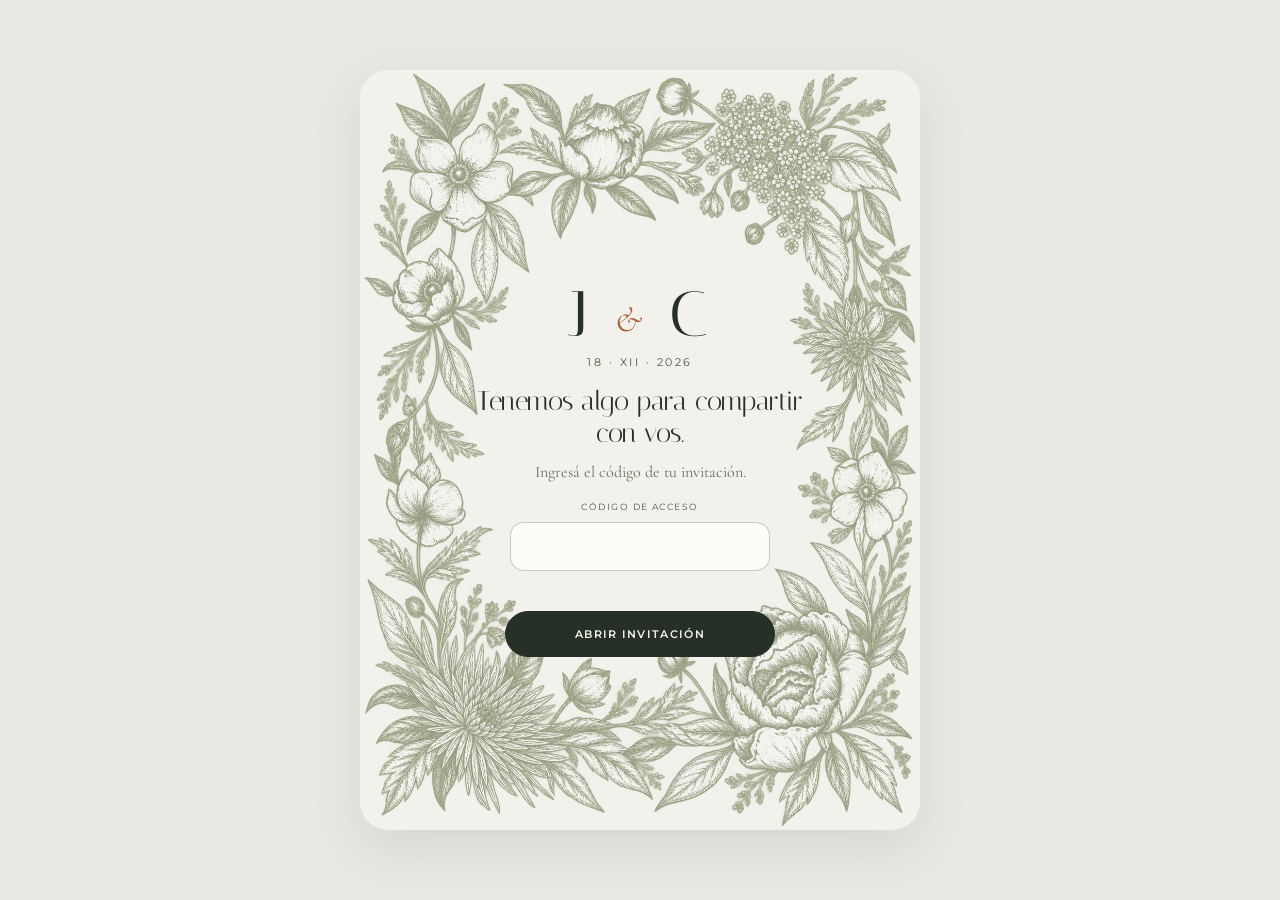
<file: index.html>
<!doctype html>
<html lang="es">
<head>
  <meta charset="utf-8">
  <meta name="viewport" content="width=device-width,initial-scale=1">
  <meta name="wedding-release" content="20261123-estetica-eden-2">
  <meta name="robots" content="noindex,nofollow,noarchive,nosnippet,noimageindex">
  <meta name="googlebot" content="noindex,nofollow,noarchive,nosnippet,noimageindex">
  <meta name="bingbot" content="noindex,nofollow,noarchive,nosnippet,noimageindex">
  <meta name="wedding-public-api" content="https://boda-api.bpm.red">
  <meta name="wedding-api" content="https://boda-api.13-140-183-198.sslip.io">
  <title>Julián & Carla — 18 de diciembre de 2026</title>
  <link rel="icon" href="data:image/svg+xml,%3Csvg xmlns='http://www.w3.org/2000/svg' viewBox='0 0 64 64'%3E%3Crect width='64' height='64' rx='16' fill='%23f4efe5'/%3E%3Ctext x='32' y='39' text-anchor='middle' font-size='24' fill='%2357674f'%3EJ%26C%3C/text%3E%3C/svg%3E">
  <meta property="og:title" content="Julián & Carla — 18 de diciembre de 2026">
  <meta property="og:description" content="Julián & Carla · 18 de diciembre de 2026 · Jujuy.">
  <link rel="preconnect" href="https://fonts.googleapis.com">
  <link rel="preconnect" href="https://fonts.gstatic.com" crossorigin>
  <link href="https://fonts.googleapis.com/css2?family=Italiana&family=Cormorant+Garamond:ital,wght@0,400;0,500;0,600;1,400;1,500&family=Montserrat:wght@500;600&display=swap" rel="stylesheet">
  <link rel="stylesheet" href="assets/styles.css?v=20261123-estetica-eden-2">
</head>
<body class="locked">
<div id="gate">
  <div class="gate-box card">
    <div class="gate-monogram" aria-hidden="true">J <span>&</span> C</div>
    <div class="eyebrow gate-date">18 · XII · 2026</div>
    <p class="gate-intro" data-site-copy="gate_intro">Tenemos algo para compartir con vos.</p>
    <p class="muted gate-help" data-site-copy="gate_help">Ingresá el código de tu invitación.</p>
    <form id="gateForm">
      <label class="gate-label" for="gateCode" data-site-copy="gate_label">Código de acceso</label>
      <input id="gateCode" class="field gate-code" inputmode="text" autocomplete="off" maxlength="12" aria-label="Código de acceso">
      <p id="gateError" class="gate-error" aria-live="polite"></p>
      <button class="btn primary gate-submit" type="submit" data-site-copy="gate_submit">Abrir invitación</button>
    </form>
    <button id="configRetry" class="btn hidden" type="button">Reintentar</button>
  </div>
</div>

<div id="site" class="hidden">
  <div id="configStatus" class="config-notice hidden" role="status" aria-live="polite">
    <span id="configStatusText"></span>
    <button id="configRetryInline" class="btn small hidden" type="button">Reintentar</button>
  </div>
  <div class="frame"></div>
  <header class="hero wrap">
    <div class="eyebrow"><span id="heroLocation">San Pablo de Reyes · Jujuy</span> · <span>18 · XII · 2026</span></div>
    <h1 class="display">Julián <span class="amp">&</span> Carla</h1>
    <p class="muted" data-site-copy="hero_intro">Queremos compartir este día con vos.</p>
    <div class="countdown" id="countdown" aria-label="Cuenta regresiva">
      <div><strong id="cdDays">00</strong><span class="eyebrow" data-site-copy="countdown_days">Días</span></div>
      <div><strong id="cdHours">00</strong><span class="eyebrow" data-site-copy="countdown_hours">Hs</span></div>
      <div><strong id="cdMinutes">00</strong><span class="eyebrow" data-site-copy="countdown_minutes">Min</span></div>
      <div><strong id="cdSeconds">00</strong><span class="eyebrow" data-site-copy="countdown_seconds">Seg</span></div>
    </div>
    <div class="hero-actions">
      <a class="btn primary" href="#rsvp" data-site-copy="hero_confirm_btn">Confirmar asistencia</a>
      <a class="btn" href="#lugares" data-site-copy="hero_maps_btn">Horarios y mapas</a>
      <a class="btn" id="dressLink" href="#dress">Código de vestimenta</a>
    </div>
  </header>

  <main>
    <section id="lugares">
      <div class="wrap">
        <div class="section-title">
          <div class="eyebrow" data-site-copy="places_eyebrow">Ceremonia & celebración</div>
          <h2 class="display" data-site-copy="places_title">El casamiento</h2>
          <p class="muted" data-site-copy="places_intro">Los dos lugares quedan muy cerca entre sí.</p>
        </div>
        <div class="event-grid">
          <article class="event card">
            <div class="eyebrow" data-site-copy="ceremony_eyebrow">I · Ceremonia</div>
            <div class="event-time" id="ceremonyTime">17:00</div>
            <h3 id="ceremonyTitle">Santa Misa de Casamiento</h3>
            <p id="ceremonyPlace">Iglesia San Pedro y San Pablo</p>
            <a class="muted small address-link celebrate-link" id="ceremonyAddress" target="_blank" rel="noopener" href="https://www.google.com/maps/dir/?api=1&destination=-24.14581,-65.39445">Carlos Figueroa · San Pablo de Reyes · Jujuy ↗</a>
            <div class="map">
              <iframe id="ceremonyMap" loading="lazy" referrerpolicy="no-referrer-when-downgrade" title="Mapa de la ceremonia"></iframe>
            </div>
            <div class="map-actions">
              <a id="ceremonyDirections" class="btn soft celebrate-link" target="_blank" rel="noopener" href="https://www.google.com/maps/dir/?api=1&destination=-24.14581,-65.39445" data-site-copy="maps_directions">Cómo llegar ↗</a>
            </div>
          </article>

          <article class="event card">
            <div class="eyebrow" data-site-copy="celebration_eyebrow">II · Celebración</div>
            <div class="event-time" id="celebrationTime">19:00</div>
            <h3 id="celebrationTitle">Recepción, cena & fiesta</h3>
            <p id="celebrationPlace">Quincho · San Pablo de Reyes</p>
            <a class="muted small address-link celebrate-link" id="celebrationAddress" target="_blank" rel="noopener" href="https://www.google.com/maps/dir/?api=1&destination=-24.14816,-65.39326">A unos 300 metros de la ceremonia · abrir ubicación ↗</a>
            <div class="map">
              <iframe id="celebrationMap" loading="lazy" referrerpolicy="no-referrer-when-downgrade" title="Mapa de la celebración"></iframe>
            </div>
            <div class="map-actions">
              <a id="celebrationDirections" class="btn soft celebrate-link" target="_blank" rel="noopener" href="https://www.google.com/maps/dir/?api=1&destination=-24.14816,-65.39326" data-site-copy="maps_directions">Cómo llegar ↗</a>
            </div>
          </article>
        </div>
      </div>
    </section>

    <section id="dress" aria-labelledby="dressTitle">
      <div class="wrap dress-wrap">
        <div class="section-title">
          <div class="eyebrow" data-site-copy="dress_eyebrow">Dress code</div>
          <h2 class="display" id="dressTitle">Estética Edén</h2>
        </div>
        <div class="dress-overview card">
          <div class="dress-intro">
            <p id="dressConcept">Una gala fresca, sofisticada y luminosa, inspirada en la naturaleza al atardecer.</p>
            <p class="muted" id="dressDetails">Formal elegante. No hace falta comprar de nuevo: un buen accesorio puede terminar de llevar el conjunto al tono de la noche.</p>
            <p class="eyebrow dress-palette-label">Paleta de inspiración</p>
            <ul class="dress-palette" aria-label="Paleta de inspiración">
              <li><span style="--swatch:#e9d9bc"></span>Arena</li>
              <li><span style="--swatch:#78804b"></span>Oliva</li>
              <li><span style="--swatch:#434f38"></span>Musgo</li>
              <li><span style="--swatch:#e7b2ac"></span>Rosa</li>
              <li><span style="--swatch:#e9c882"></span>Dorado suave</li>
              <li><span style="--swatch:#b6a5c4"></span>Lila</li>
              <li><span style="--swatch:#292e27"></span>Negro</li>
            </ul>
          </div>
          <img class="dress-hero-image" src="assets/eden/estetica-eden.webp" width="410" height="435" loading="lazy" decoding="async" alt="Traje verde y vestido con flores bordadas en la referencia Estética Edén">
        </div>
        <div class="dress-gallery" id="dressGallery">
          <p class="dress-hint"><span class="dress-swipe">Deslizá para ver más. </span>Tocá una foto para ampliarla.</p>
          <div class="dress-group">
            <h3 class="display" id="dress-trajes">Ideas para trajes y sacos</h3>
            <p class="muted">Un traje oliva o arena, un saco a cuadros suaves o tu traje clásico con una corbata de color y un detalle en la solapa.</p>
            <ul class="dress-photos dress-photos--trajes" aria-labelledby="dress-trajes">
              <li><a href="assets/eden/traje-petroleo.webp">
                <img src="assets/eden/traje-petroleo.webp" width="143" height="283" loading="lazy" decoding="async" alt="Traje verde petróleo con flores en la solapa">
              </a></li>
              <li><a href="assets/eden/traje-oliva.webp">
                <img src="assets/eden/traje-oliva.webp" width="141" height="283" loading="lazy" decoding="async" alt="Saco verde oliva con bordado botánico">
              </a></li>
              <li><a href="assets/eden/traje-arena.webp">
                <img src="assets/eden/traje-arena.webp" width="146" height="283" loading="lazy" decoding="async" alt="Traje arena con corbata verde suave">
              </a></li>
              <li><a href="assets/eden/traje-cuadros.webp">
                <img src="assets/eden/traje-cuadros.webp" width="141" height="283" loading="lazy" decoding="async" alt="Traje a cuadros con corbata rosa bordada">
              </a></li>
            </ul>
          </div>
          <div class="dress-group">
            <h3 class="display" id="dress-vestidos">Ideas para vestidos</h3>
            <p class="muted">Telas con movimiento, drapeados, flores bordadas y tonos que van del rosa al azul noche.</p>
            <ul class="dress-photos dress-photos--vestidos" aria-labelledby="dress-vestidos">
              <li><a href="assets/eden/vestido-negro-floral.webp">
                <img src="assets/eden/vestido-negro-floral.webp" width="134" height="356" loading="lazy" decoding="async" alt="Vestido negro con flores celestes">
              </a></li>
              <li><a href="assets/eden/vestido-rosa.webp">
                <img src="assets/eden/vestido-rosa.webp" width="112" height="356" loading="lazy" decoding="async" alt="Vestido rosa drapeado con flores">
              </a></li>
              <li><a href="assets/eden/vestido-azul.webp">
                <img src="assets/eden/vestido-azul.webp" width="112" height="356" loading="lazy" decoding="async" alt="Vestido azul noche de un hombro">
              </a></li>
              <li><a href="assets/eden/vestido-negro-capa.webp">
                <img src="assets/eden/vestido-negro-capa.webp" width="105" height="356" loading="lazy" decoding="async" alt="Vestido negro con capa y bordado floral">
              </a></li>
              <li><a href="assets/eden/vestido-plisado.webp">
                <img src="assets/eden/vestido-plisado.webp" width="105" height="356" loading="lazy" decoding="async" alt="Vestido plisado con aplique floral en el hombro">
              </a></li>
            </ul>
          </div>
          <div class="dress-group">
            <h3 class="display" id="dress-bordados">Espaldas y bordados</h3>
            <p class="muted">Si te gustan los detalles, también pueden ir en la espalda, en un lazo o en una transparencia.</p>
            <ul class="dress-photos dress-photos--bordados" aria-labelledby="dress-bordados">
              <li><a href="assets/eden/espalda-transparencias.webp">
                <img src="assets/eden/espalda-transparencias.webp" width="158" height="283" loading="lazy" decoding="async" alt="Espalda con transparencias y flores bordadas">
              </a></li>
              <li><a href="assets/eden/espalda-bordada.webp">
                <img src="assets/eden/espalda-bordada.webp" width="136" height="283" loading="lazy" decoding="async" alt="Espalda negra con bordado botánico">
              </a></li>
              <li><a href="assets/eden/espalda-lazo.webp">
                <img src="assets/eden/espalda-lazo.webp" width="134" height="283" loading="lazy" decoding="async" alt="Espalda con lazo y flores">
              </a></li>
              <li><a href="assets/eden/espalda-flores.webp">
                <img src="assets/eden/espalda-flores.webp" width="145" height="283" loading="lazy" decoding="async" alt="Espalda translúcida con flores y lazo">
              </a></li>
            </ul>
          </div>
          <div class="dress-group">
            <h3 class="display" id="dress-accesorios">Accesorios y peinados</h3>
            <p class="muted">Un prendedor, una horquilla o unas perlas pueden darle ese toque a un conjunto que ya tengas.</p>
            <ul class="dress-photos dress-photos--accesorios" aria-labelledby="dress-accesorios">
              <li><a href="assets/eden/prendedores.webp">
                <img src="assets/eden/prendedores.webp" width="195" height="166" loading="lazy" decoding="async" alt="Prendedores de abeja y margarita en una solapa">
              </a></li>
              <li><a href="assets/eden/botones.webp">
                <img src="assets/eden/botones.webp" width="176" height="166" loading="lazy" decoding="async" alt="Botones celestes en forma de flor">
              </a></li>
              <li><a href="assets/eden/broche.webp">
                <img src="assets/eden/broche.webp" width="204" height="166" loading="lazy" decoding="async" alt="Broche de libélula en un saco oliva">
              </a></li>
              <li><a href="assets/eden/recogido-pedreria.webp">
                <img src="assets/eden/recogido-pedreria.webp" width="204" height="188" loading="lazy" decoding="async" alt="Recogido con pedrería de colores">
              </a></li>
              <li><a href="assets/eden/recogido-perlas.webp">
                <img src="assets/eden/recogido-perlas.webp" width="194" height="188" loading="lazy" decoding="async" alt="Recogido con hilos de perlas">
              </a></li>
              <li><a href="assets/eden/tocado.webp">
                <img src="assets/eden/tocado.webp" width="177" height="188" loading="lazy" decoding="async" alt="Tocado de fibras claras en un recogido">
              </a></li>
            </ul>
          </div>
          <div class="dress-group">
            <h3 class="display" id="dress-combinaciones">Ideas para combinar</h3>
            <p class="muted">Mirá cómo quedan juntos los tonos arena, oliva y rosa, y cómo los bordados y accesorios le dan un toque distinto a cada conjunto.</p>
            <ul class="dress-photos dress-photos--combinaciones" aria-labelledby="dress-combinaciones">
              <li><a href="assets/eden/conjuntos-ceremonia.webp">
                <img src="assets/eden/conjuntos-ceremonia.webp" width="563" height="247" loading="lazy" decoding="async" alt="Trajes, vestidos y bordados florales vistos juntos en una ceremonia">
              </a></li>
              <li><a href="assets/eden/conjuntos-en-grupo.webp">
                <img src="assets/eden/conjuntos-en-grupo.webp" width="401" height="247" loading="lazy" decoding="async" alt="Combinación de trajes verde y arena con vestidos rosa y verde">
              </a></li>
            </ul>
          </div>
        </div>
        <dialog class="dress-lightbox" id="dressLightbox" aria-labelledby="dressPhotoCaption">
          <form method="dialog" class="dress-lightbox-actions">
            <button class="btn soft" autofocus>Cerrar</button>
          </form>
          <figure>
            <img id="dressPhoto" alt="">
            <figcaption id="dressPhotoCaption"></figcaption>
          </figure>
        </dialog>
      </div>
    </section>

    <section id="rsvp">
      <div class="narrow">
        <div class="section-title">
          <div class="eyebrow" data-site-copy="rsvp_eyebrow">R.S.V.P.</div>
          <h2 class="display" data-site-copy="rsvp_title">¿Nos acompañás?</h2>
          <p class="muted"><span data-site-copy="rsvp_deadline_intro"></span> <span id="rsvpDeadline"></span>.</p>
        </div>
        <form id="rsvpForm" class="rsvp-card card" novalidate>
          <div class="choice-grid">
            <label class="choice">
              <input type="radio" name="attendance" value="yes" checked>
              <strong data-site-copy="attendance_yes">Sí</strong><span class="eyebrow" data-site-copy="attendance_yes_label">Voy</span>
            </label>
            <label class="choice">
              <input type="radio" name="attendance" value="no">
              <strong data-site-copy="attendance_no">No</strong><span class="eyebrow" data-site-copy="attendance_no_label">No podré ir</span>
            </label>
          </div>

          <div class="form-row">
            <label class="label" for="fullName" data-site-copy="name_label">Nombre y apellido *</label>
            <input class="field" id="fullName" autocomplete="name" required>
          </div>
          <div class="form-grid form-row">
            <div><label class="label" for="phone" data-site-copy="phone_label">WhatsApp / teléfono</label><input class="field" id="phone" autocomplete="tel"></div>
            <div><label class="label" for="email" data-site-copy="email_label">Email</label><input class="field" id="email" type="email" autocomplete="email"></div>
          </div>

          <div id="attendingFields">
            <div class="form-grid form-row">
              <div>
                <label class="label" for="seats" id="seatsLabel">Lugares a reservar</label>
                <input class="field" id="seats" type="number" min="1" step="1" value="1" required inputmode="numeric">
                <div class="small muted" id="seatsHint" data-site-copy="seats_hint">La cantidad disponible se ajusta a tu invitación.</div>
              </div>
              <div>
                <label class="label" for="diet" data-site-copy="diet_label">Restricción alimentaria</label>
                <input class="field" id="diet" data-site-copy-placeholder="diet_placeholder" placeholder="Solo si hace falta">
              </div>
            </div>
            <div class="form-row">
              <label class="label" for="song" data-site-copy="song_label">Una canción que no puede faltar</label>
              <input class="field" id="song" data-site-copy-placeholder="song_placeholder" placeholder="Tema — artista (opcional)">
            </div>
          </div>

          <div id="declineMessage" class="note-box card hidden form-row">
            <p data-site-copy="decline_body">Gracias por avisarnos. Nos alegra que hayas pasado por acá y esperamos compartir muchas otras cosas con vos.</p>
            <p class="small muted" data-site-copy="decline_gift_note">Al marcar que no venís, no se genera ningún importe de tarjeta. La parte de regalos queda simplemente como una opción, por si en algún momento querés tener un gesto con nosotros.</p>
          </div>

          <div class="form-row">
            <label class="label" for="message" data-site-copy="message_label">Dedicatoria / nota</label>
            <textarea class="field" id="message" rows="2" data-site-copy-placeholder="message_placeholder" placeholder="Unas palabras, si querés"></textarea>
          </div>
          <button id="rsvpSubmit" class="btn primary" type="submit" style="width:100%;margin-top:22px" data-site-copy="submit_rsvp">Enviar confirmación</button>
          <div id="rsvpStatus" class="form-status hidden" role="status" aria-live="polite"></div>
        </form>
      </div>
    </section>

    <section id="regalos">
      <div class="narrow">
        <div class="section-title">
          <div class="eyebrow" data-site-copy="gift_eyebrow">Tarjeta & regalos</div>
          <h2 class="display" data-site-copy="gift_title">Celebrar con ustedes ya es mucho</h2>
          <p class="muted gift-intro" data-site-copy="gift_intro">Acá dejamos todo claro y simple para que cada uno elija con tranquilidad.</p>
        </div>
        <div class="gift-grid">
          <article id="ticketCard" class="gift-card card gift-card-ticket">
            <div class="eyebrow" data-site-copy="ticket_eyebrow">Si venís</div>
            <h3 class="display" style="font-size:2rem;margin:.4rem 0" data-site-copy="ticket_title">Tarjeta de la celebración</h3>
            <div class="price" id="ticketPrice"></div>
            <p class="muted small" id="ticketText"></p>
          </article>
          <article class="gift-card card gift-card-present">
            <div class="eyebrow" data-site-copy="present_eyebrow">Si querés tener un gesto</div>
            <h3 class="display" style="font-size:2rem;margin:.4rem 0" data-site-copy="present_title">Regalos</h3>
            <p data-site-copy="present_body">Nos va a alegrar cualquier regalo que nazca de vos: algo elegido, algo hecho por vos o simplemente unas palabras.</p>
            <p class="muted small" data-site-copy="present_transfer">Y si preferís ayudarnos con dinero para esta nueva etapa, también podés hacerlo por transferencia, con el monto que te resulte bien.</p>
          </article>
        </div>

        <article id="paymentCard" class="gift-card card hidden" style="margin-top:18px">
          <div class="eyebrow" data-site-copy="transfer_eyebrow">Datos para transferencia</div>
          <div class="bank-grid">
            <span data-site-copy="transfer_holder">Titular</span><strong id="bankHolder"></strong><span></span>
            <span data-site-copy="transfer_alias">Alias</span><strong id="bankAlias"></strong><button class="copy" type="button" data-copy="bankAlias" data-site-copy="copy_button">Copiar</button>
            <span data-site-copy="transfer_cbu">CBU/CVU</span><strong id="bankCbu"></strong><button class="copy" type="button" data-copy="bankCbu" data-site-copy="copy_button">Copiar</button>
          </div>
          <a id="mpLink" class="btn primary hidden" target="_blank" rel="noopener" style="margin-top:18px" data-site-copy="mercadopago_button">Mercado Pago ↗</a>
        </article>
      </div>
    </section>
    <section id="instagramSection" class="hidden instagram-section">
      <div class="wrap">
        <div class="section-title">
          <div class="eyebrow" data-site-copy="instagram_eyebrow">Instagram</div>
          <h2 class="display" id="instagramHeading" data-site-copy="instagram_title">Momentos de la boda</h2>
          <p class="muted" id="instagramIntro" data-site-copy="instagram_intro">Fotos y videos compartidos desde nuestro Instagram.</p>
        </div>
        <div id="instagramGrid" class="instagram-grid" aria-live="polite"></div>
        <div class="instagram-actions">
          <a id="instagramProfile" class="btn soft hidden" target="_blank" rel="noopener noreferrer" data-site-copy="instagram_button">Ver Instagram ↗</a>
        </div>
      </div>
    </section>
  </main>

  <footer class="wrap">
    <div class="display">Julián & Carla</div>
    <div class="eyebrow" data-site-copy="footer_date">18 de diciembre de 2026 · Jujuy</div>
  </footer>
</div>

<script src="assets/app.js?v=20261123-estetica-eden-2" defer></script>
<script src="assets/updates.js?v=20261123-estetica-eden-2" defer></script>
</body>
</html>
</file>
<file: assets/styles.css>
:root{
  --paper:#f6f2e9;--parchment:#efe9db;--ink:#273026;--olive:#4a5844;
  --sage:#7c8b6f;--clay:#ae603f;--line:#cbc3b2;--white:#fffdf8;
  --ok:#2f6b4e;--warn:#9a6a25;--danger:#9d4639
}
*{box-sizing:border-box}
html{scroll-behavior:smooth}
body{margin:0;background:var(--paper);color:var(--ink);font-family:"Cormorant Garamond",Georgia,serif;font-size:18px;line-height:1.5}
body.locked{overflow:hidden}
a{color:inherit}
img,iframe{max-width:100%}
button,input,select,textarea{font:inherit}
button{cursor:pointer}
.hidden{display:none!important}
.wrap{width:min(1120px,calc(100% - 32px));margin:auto}
.narrow{width:min(760px,calc(100% - 32px));margin:auto}
.eyebrow{font-family:Montserrat,Arial,sans-serif;text-transform:uppercase;letter-spacing:.24em;font-size:.66rem;color:var(--olive)}
.display{font-family:Italiana,Georgia,serif;font-weight:400}
.muted{color:#667060}
.small{font-size:.9rem}
.card{border:1px solid var(--line);background:rgba(255,255,255,.48);box-shadow:0 12px 38px rgba(39,48,38,.04)}
.btn{display:inline-flex;align-items:center;justify-content:center;gap:.45rem;min-height:46px;padding:.75rem 1rem;border:1px solid var(--ink);text-decoration:none;font-family:Montserrat,Arial,sans-serif;text-transform:uppercase;letter-spacing:.12em;font-size:.68rem;font-weight:600;background:transparent;color:var(--ink)}
.btn.primary{background:var(--ink);color:var(--paper)}
.btn.soft{border-color:var(--line);background:rgba(255,255,255,.55)}
.btn:focus-visible,.field:focus-visible{outline:3px solid rgba(124,139,111,.35);outline-offset:2px}
.field{width:100%;border:0;border-bottom:1px solid var(--line);background:transparent;padding:.72rem .15rem;color:var(--ink);outline:0}
.field.boxed{border:1px solid var(--line);background:white;padding:.62rem .7rem}
label.label{display:block;margin-bottom:.25rem;font-family:Montserrat,Arial,sans-serif;text-transform:uppercase;letter-spacing:.13em;font-size:.63rem;color:var(--olive)}
#gate{position:fixed;inset:0;z-index:1000;display:grid;place-items:center;background:radial-gradient(circle at 50% 18%,rgba(255,255,255,.95) 0,#f7f2e8 42%,#e9dfce 100%);padding:24px;overflow:hidden}
#gate:before,#gate:after,#site:before,#site:after{content:"";pointer-events:none;background:
  radial-gradient(ellipse 24px 54px at 30% 8%,rgba(74,88,68,.18) 0 42%,transparent 45%),
  radial-gradient(ellipse 28px 62px at 62% 20%,rgba(124,139,111,.18) 0 42%,transparent 45%),
  radial-gradient(ellipse 22px 50px at 32% 34%,rgba(74,88,68,.14) 0 42%,transparent 45%),
  radial-gradient(ellipse 30px 66px at 66% 48%,rgba(124,139,111,.17) 0 42%,transparent 45%),
  radial-gradient(ellipse 22px 52px at 30% 63%,rgba(74,88,68,.13) 0 42%,transparent 45%),
  radial-gradient(ellipse 27px 60px at 62% 78%,rgba(124,139,111,.16) 0 42%,transparent 45%),
  linear-gradient(80deg,transparent 48.5%,rgba(74,88,68,.18) 49%,rgba(74,88,68,.18) 50%,transparent 50.5%)}
#gate:before,#gate:after{position:absolute;width:170px;height:560px;opacity:.85}
#gate:before{left:-36px;top:-34px;transform:rotate(-8deg)}
#gate:after{right:-40px;bottom:-44px;transform:scaleX(-1) rotate(-7deg)}
#site{position:relative;isolation:isolate}
#site:before,#site:after{position:fixed;top:7vh;width:145px;height:78vh;z-index:0;opacity:.62}
#site:before{left:-38px;transform:rotate(-5deg)}
#site:after{right:-42px;transform:scaleX(-1) rotate(-5deg)}
#site>header,#site>main,#site>footer{position:relative;z-index:1}
.gate-box{position:relative;width:min(470px,100%);text-align:center;padding:48px 34px 38px;border-color:rgba(74,88,68,.22);background:rgba(255,253,248,.72);backdrop-filter:blur(10px);box-shadow:0 24px 70px rgba(39,48,38,.08)}
.gate-monogram{font-family:Italiana,Georgia,serif;font-size:clamp(2.8rem,10vw,4.7rem);line-height:1;letter-spacing:.04em;color:var(--ink);margin-bottom:14px}
.gate-monogram span{font-family:"Cormorant Garamond",serif;font-style:italic;color:var(--clay);font-size:.56em;vertical-align:.12em;margin:0 .08em}
.gate-date{margin-bottom:22px}
.gate-intro{font-family:Italiana,Georgia,serif;font-size:clamp(1.45rem,5vw,2rem);line-height:1.2;margin:0 auto 10px;max-width:340px}
.gate-help{margin:0 auto 26px;font-size:1rem}
.gate-label{display:block;margin:0 0 8px;font-family:Montserrat,Arial,sans-serif;text-transform:uppercase;letter-spacing:.16em;font-size:.58rem;color:var(--olive)}
.gate-code{display:block;margin:0 auto;max-width:260px;border:1px solid rgba(74,88,68,.3);background:rgba(255,255,255,.82);padding:.92rem 1rem;text-transform:uppercase;text-align:center;letter-spacing:.24em;font-family:Montserrat,Arial,sans-serif;font-size:1.05rem;border-radius:2px;box-shadow:inset 0 1px 0 rgba(255,255,255,.75)}
.gate-code::placeholder{color:#9a9f94;letter-spacing:.18em}
.gate-code:focus{border-color:var(--olive);background:#fffdf8;box-shadow:0 0 0 4px rgba(124,139,111,.12)}
.gate-error{min-height:1.5rem;margin:.6rem 0 .4rem;color:var(--clay);font-size:.85rem}
.gate-submit{min-width:200px;padding:.82rem 1.2rem}
.frame{position:fixed;inset:12px;border:1px solid var(--line);pointer-events:none;z-index:50}
.hero{padding:88px 0 68px;text-align:center}
.hero h1{font-size:clamp(4rem,15vw,9rem);line-height:.82;margin:30px 0 18px}
.hero .amp{font-family:"Cormorant Garamond",serif;font-style:italic;color:var(--clay);font-size:.5em}
.hero .meta{display:flex;justify-content:center;gap:12px;flex-wrap:wrap}
.countdown{display:flex;justify-content:center;margin:34px auto 0}
.countdown>div{min-width:86px;padding:0 20px;border-right:1px solid var(--line)}
.countdown>div:last-child{border:0}
.countdown strong{display:block;font-family:Italiana,serif;font-size:2.5rem;font-weight:400;line-height:1}
.hero-actions{display:flex;justify-content:center;gap:10px;flex-wrap:wrap;margin-top:32px}
section{padding:64px 0}
.section-title{text-align:center;margin-bottom:34px}
.section-title h2{font-size:clamp(2.5rem,8vw,4.5rem);line-height:1;margin:.2rem 0}
.event-grid{display:grid;grid-template-columns:1fr 1fr;gap:22px}
.event{padding:28px}
.event-time{font-family:Italiana,serif;font-size:4rem;line-height:1;margin:.5rem 0 1.1rem}
.event h3{font-family:Italiana,serif;font-size:2rem;font-weight:400;margin:.35rem 0}
.map{margin-top:20px;border:1px solid var(--line);overflow:hidden;background:#e8e3d9}
.map iframe{display:block;width:100%;height:245px;border:0}
.map-actions{display:flex;gap:8px;flex-wrap:wrap;margin-top:12px}
.note-box{padding:28px;text-align:center}
.note-box p{font-size:1.25rem;margin:.4rem 0}

.dress-wrap{width:min(940px,calc(100% - 32px))}
.dress-overview{
  display:grid;grid-template-columns:1.25fr 1fr;align-items:stretch;
  overflow:hidden;background:var(--white)
}
.dress-intro{padding:clamp(1.25rem,4vw,3rem);align-self:center}
#dressConcept{margin:0;font-size:clamp(1.35rem,2.6vw,1.85rem);line-height:1.2}
#dressDetails{margin:.75rem 0 1.35rem;line-height:1.35}
.dress-palette-label{margin:0 0 .6rem}
.dress-palette{display:flex;flex-wrap:wrap;gap:.55rem .8rem;margin:0;padding:0;list-style:none}
.dress-palette li{display:flex;align-items:center;gap:.28rem;font-size:.92rem}
.dress-palette span{width:1.04rem;height:1.04rem;border-radius:50%;background:var(--swatch);border:1px solid rgba(39,48,38,.24)}
.dress-hero-image{display:block;width:100%;height:100%;max-height:390px;object-fit:cover;object-position:center 37%}
.dress-gallery{margin-top:1.6rem}
.dress-hint{margin:0;color:var(--olive);font-size:1rem}
.dress-swipe{display:none}
.dress-group{margin-top:1.5rem;padding-top:1.25rem;border-top:1px solid var(--line)}
.dress-group h3{margin:0;font-size:clamp(1.75rem,3.5vw,2.35rem);line-height:1.1}
.dress-group p{margin:.35rem 0 .85rem;line-height:1.35}
.dress-photos{
  --columns:4;--photo-ratio:1 / 2;
  display:grid;grid-template-columns:repeat(var(--columns),minmax(0,1fr));gap:.65rem;
  margin:0;padding:0;list-style:none
}
.dress-photos--vestidos{--columns:5;--photo-ratio:1 / 2.65}
.dress-photos--bordados{--photo-ratio:1 / 1.85}
.dress-photos--accesorios{--columns:6;--photo-ratio:1}
.dress-photos--combinaciones{--columns:2;--photo-ratio:1.8}
.dress-photos a{display:block;border-radius:12px;overflow:hidden;background:var(--parchment)}
.dress-photos a:focus-visible{outline:2px solid var(--olive);outline-offset:-3px}
.dress-photos img{display:block;width:100%;height:auto;aspect-ratio:var(--photo-ratio);object-fit:cover;object-position:center top}
.dress-lightbox{
  width:min(600px,calc(100% - 24px));max-height:calc(100dvh - 24px);
  padding:12px 12px 16px;border:1px solid var(--line);border-radius:16px;
  background:var(--paper);color:var(--ink);overflow:auto;overscroll-behavior:contain
}
.dress-lightbox::backdrop{background:rgba(27,34,25,.8)}
body:has(.dress-lightbox[open]){overflow:hidden}
.dress-lightbox-actions{display:flex;justify-content:flex-end;margin-bottom:8px}
.dress-lightbox figure{margin:0;pointer-events:none;text-align:center}
.dress-lightbox img{display:block;width:100%;height:auto;max-height:min(65dvh,540px);object-fit:contain;margin:auto}
.dress-lightbox figcaption{margin:.6rem .25rem 0;line-height:1.25}

@media(max-width:620px){
  .dress-overview{grid-template-columns:1fr}
  .dress-hero-image{height:clamp(180px,64vw,320px)}
  .dress-swipe{display:inline}
  .dress-photos{
    grid-template-columns:none;grid-auto-flow:column;grid-auto-columns:44%;
    overflow-x:auto;padding-bottom:.45rem;scroll-snap-type:x mandatory;overscroll-behavior-x:contain
  }
  .dress-photos li{scroll-snap-align:start}
  .dress-photos--vestidos{grid-auto-columns:37%}
  .dress-photos--combinaciones{grid-auto-columns:86%}
}
.rsvp-card{padding:28px}
.choice-grid{display:grid;grid-template-columns:1fr 1fr;gap:12px}
.choice{border:1px solid var(--line);padding:18px;text-align:center;background:rgba(255,255,255,.38)}
.choice:has(input:checked){border-color:var(--ink);background:var(--parchment)}
.choice input{position:absolute;opacity:0;pointer-events:none}
.choice strong{display:block;font-family:Italiana,serif;font-size:2rem;font-weight:400}
.form-grid{display:grid;grid-template-columns:1fr 1fr;gap:18px}
.form-row{margin-top:18px}
.form-status{margin-top:14px;padding:12px 14px;border:1px solid var(--line);font-size:.95rem}
.form-status.ok{border-color:#8ab89e;background:#edf8f1;color:#28583f}
.form-status.err{border-color:#d6a096;background:#fff4f1;color:#7c352c}
.gift-intro{max-width:560px;margin:.7rem auto 0}
.gift-grid{display:grid;grid-template-columns:1fr 1fr;gap:18px}
.gift-card{position:relative;padding:30px;overflow:hidden}
.gift-card:before{content:"";position:absolute;left:0;right:0;top:0;height:3px;background:linear-gradient(90deg,var(--sage),transparent)}
.gift-card-present{background:linear-gradient(145deg,rgba(255,253,248,.78),rgba(239,233,219,.72))}
.gift-card-present p:first-of-type{font-size:1.18rem;line-height:1.45}
#seatsHint{margin-top:.45rem}
.price{font-family:Italiana,serif;font-size:3rem;color:var(--clay);line-height:1;margin:.5rem 0}
.bank-grid{display:grid;grid-template-columns:auto 1fr auto;gap:8px 12px;align-items:center;margin-top:16px}
.bank-grid span:nth-child(3n+1){font-family:Montserrat,sans-serif;text-transform:uppercase;letter-spacing:.12em;font-size:.58rem;color:var(--olive)}
.copy{border:0;background:transparent;border-bottom:1px solid var(--sage);font-family:Montserrat,sans-serif;text-transform:uppercase;letter-spacing:.08em;font-size:.58rem;color:var(--olive);padding:2px}
footer{text-align:center;padding:48px 0 88px}
footer .display{font-size:2.8rem}
.confetti-layer{position:fixed;inset:0;pointer-events:none;overflow:hidden;z-index:1200}
.confetti-piece{position:absolute;top:-8vh;width:7px;height:14px;border-radius:1px;opacity:.92;animation:fall var(--dur) cubic-bezier(.19,.74,.35,1) forwards;transform:rotate(var(--rot))}
@keyframes fall{to{transform:translate3d(var(--drift),110vh,0) rotate(calc(var(--rot) + 540deg));opacity:.15}}
@media(prefers-reduced-motion:reduce){html{scroll-behavior:auto}.confetti-layer{display:none}}
@media(max-width:760px){
  .frame{inset:6px}.hero{padding-top:72px}.event-grid,.gift-grid,.form-grid{grid-template-columns:1fr}
  .countdown>div{min-width:68px;padding:0 10px}.countdown strong{font-size:2rem}
  .event{padding:22px}.rsvp-card,.gift-card{padding:22px}
  #gate:before,#gate:after{width:96px;height:390px;opacity:.58}
  #gate:before{left:-34px;top:-12px}#gate:after{right:-36px;bottom:-18px}
  #site:before,#site:after{width:78px;height:64vh;opacity:.42}
  #site:before{left:-28px}#site:after{right:-30px}
}

.address-link{display:inline-block;margin-top:.15rem;text-decoration:underline;text-decoration-color:rgba(74,88,68,.32);text-underline-offset:.22em}
.address-link:hover{color:var(--ink);text-decoration-color:currentColor}

/* Editorial botanical pass — scenery scrolls with the invitation */
body{background:radial-gradient(circle at 18% 8%,rgba(124,139,111,.07),transparent 24rem),radial-gradient(circle at 88% 28%,rgba(174,96,63,.055),transparent 28rem),var(--paper)}
#site{overflow:hidden;background:linear-gradient(180deg,rgba(255,253,248,.18),transparent 16%,rgba(239,233,219,.18) 66%,transparent)}
#site:before,#site:after{position:absolute;top:90px;bottom:80px;width:160px;height:auto;z-index:0;opacity:.62;background-repeat:repeat-y;background-size:150px 590px}
#site:before{left:-34px;transform:rotate(-3deg)}#site:after{right:-38px;transform:scaleX(-1) rotate(-3deg)}
.hero{position:relative;min-height:78vh;display:flex;flex-direction:column;justify-content:center}
.hero:before{content:"J · C";position:absolute;inset:auto 0 50%;transform:translateY(50%);z-index:-1;font:400 clamp(8rem,28vw,22rem)/1 Italiana,Georgia,serif;letter-spacing:.02em;color:rgba(74,88,68,.035);white-space:nowrap;overflow:hidden}
.hero:after{content:"";width:72px;height:1px;background:var(--clay);opacity:.58;margin:30px auto 0}
main>section{position:relative}
main>section:nth-child(even){background:linear-gradient(90deg,transparent,rgba(255,253,248,.6) 16%,rgba(255,253,248,.6) 84%,transparent);border-block:1px solid rgba(203,195,178,.42)}
.section-title:after{content:"✦";display:block;margin:.9rem auto 0;color:var(--clay);font-size:.72rem;opacity:.62}
.card{border-radius:22px;box-shadow:0 18px 55px rgba(39,48,38,.065)}
.event,.gift-card,.rsvp-card,.note-box{transition:transform .25s ease,box-shadow .25s ease,border-color .25s ease}
.event:hover,.gift-card:hover{transform:translateY(-3px);box-shadow:0 24px 66px rgba(39,48,38,.095);border-color:rgba(74,88,68,.32)}
.event{background:linear-gradient(155deg,rgba(255,253,248,.78),rgba(239,233,219,.38))}
.event-time{color:var(--clay);text-shadow:0 1px 0 rgba(255,255,255,.7)}
.btn{border-radius:999px;transition:transform .2s ease,box-shadow .2s ease,background .2s ease}.btn:hover{transform:translateY(-1px);box-shadow:0 8px 20px rgba(39,48,38,.09)}
.gate-box{border-radius:26px}.gate-code{border-radius:14px}.choice{border-radius:16px}
@media(max-width:760px){#site:before,#site:after{width:86px;opacity:.40;background-size:82px 470px;top:110px;bottom:50px}.hero{min-height:72vh}.hero:before{font-size:clamp(7rem,42vw,12rem)}main>section:nth-child(even){background:rgba(255,253,248,.42)}}

.instagram-grid{display:grid;grid-template-columns:repeat(3,minmax(0,1fr));gap:14px}.instagram-card{position:relative;display:block;aspect-ratio:1;border-radius:22px;overflow:hidden;background:#eee}.instagram-card img{width:100%;height:100%;object-fit:cover;display:block}.instagram-badge{position:absolute;right:10px;top:10px;background:rgba(35,40,33,.78);color:#fff;padding:6px 9px;border-radius:999px}.instagram-actions{text-align:center;margin-top:18px}@media(max-width:720px){.instagram-grid{grid-template-columns:repeat(2,minmax(0,1fr));gap:10px}.instagram-card{border-radius:16px}}

.instagram-empty{grid-column:1/-1;text-align:center;padding:28px 22px;border-radius:22px}.instagram-empty strong{font-family:Italiana,serif;font-size:clamp(1.7rem,4vw,2.4rem);font-weight:400}.instagram-empty p{max-width:620px;margin:10px auto 0}

/* Botanical engraving: the invitation copy remains live, editable HTML. */
#gate{padding:12px;background:#e9e9e3;grid-template-columns:minmax(0,1fr)}
#gate:before,#gate:after{display:none}
.gate-box{
  isolation:isolate;display:flex;flex-direction:column;justify-content:center;
  width:min(560px,100%);max-width:100%;min-width:0;margin-inline:auto;height:min(760px,calc(100dvh - 24px));min-height:530px;
  padding:clamp(148px,22vh,188px) clamp(75px,8vw,110px) clamp(118px,17vh,148px);
  border:0;border-radius:28px;background:#f2f1eb;backdrop-filter:none;
  box-shadow:0 18px 50px rgba(39,48,38,.10)
}
.gate-box:before{
  content:"";position:absolute;inset:0;z-index:-1;pointer-events:none;opacity:.58;
  background:url("botanical-frame.webp") center/100% 100% no-repeat
}
.gate-monogram{font-size:clamp(2.4rem,8vw,4rem);margin-bottom:8px}
.gate-date{margin-bottom:14px}
.gate-intro{font-size:clamp(1.25rem,4vw,1.7rem)}
.gate-help{margin-bottom:16px}
.gate-submit{min-width:0;width:min(100%,270px);margin-inline:auto}
.gate-code{width:100%;padding:.7rem .45rem;background:rgba(255,253,248,.9)}
.frame{inset:8px;border:1px solid rgba(74,88,68,.32);border-radius:18px}
#site:before,#site:after{
  position:absolute;top:0;bottom:0;height:auto;width:clamp(82px,18vw,190px);
  opacity:.32;background-image:url("botanical-vine.webp");
  background-repeat:repeat-y;background-size:300px 450px;
  mask-image:linear-gradient(to right,#000 0%,#000 65%,transparent 100%)
}
#site:before{left:0;background-position:left top;transform:none}
#site:after{right:0;background-position:left top;transform:scaleX(-1)}
@media(max-width:760px){
  .gate-box{padding-left:23%;padding-right:23%;min-height:510px}
  .gate-monogram{font-size:clamp(2.2rem,9vw,3.2rem)}
  .gate-intro{font-size:clamp(1.08rem,4.2vw,1.4rem)}
  .gate-help{font-size:.88rem}
  .gate-code{font-size:.92rem}
  .gate-submit{font-size:.6rem;letter-spacing:.06em}
  #site:before,#site:after{width:100px;opacity:.24;background-size:170px 255px}
}
@media(max-height:640px){
  #gate{overflow:auto;align-items:start}
  .gate-box{height:auto;min-height:620px;margin:auto;padding-top:140px;padding-bottom:120px}
}

.config-notice{position:relative;z-index:5;margin:1rem auto;padding:.75rem 1rem;max-width:50rem;background:#f4efe5;border:1px solid #c9c2b0;border-radius:.6rem;font-size:.9rem;text-align:center}
.config-notice .btn{margin-left:.5rem}
</file>
